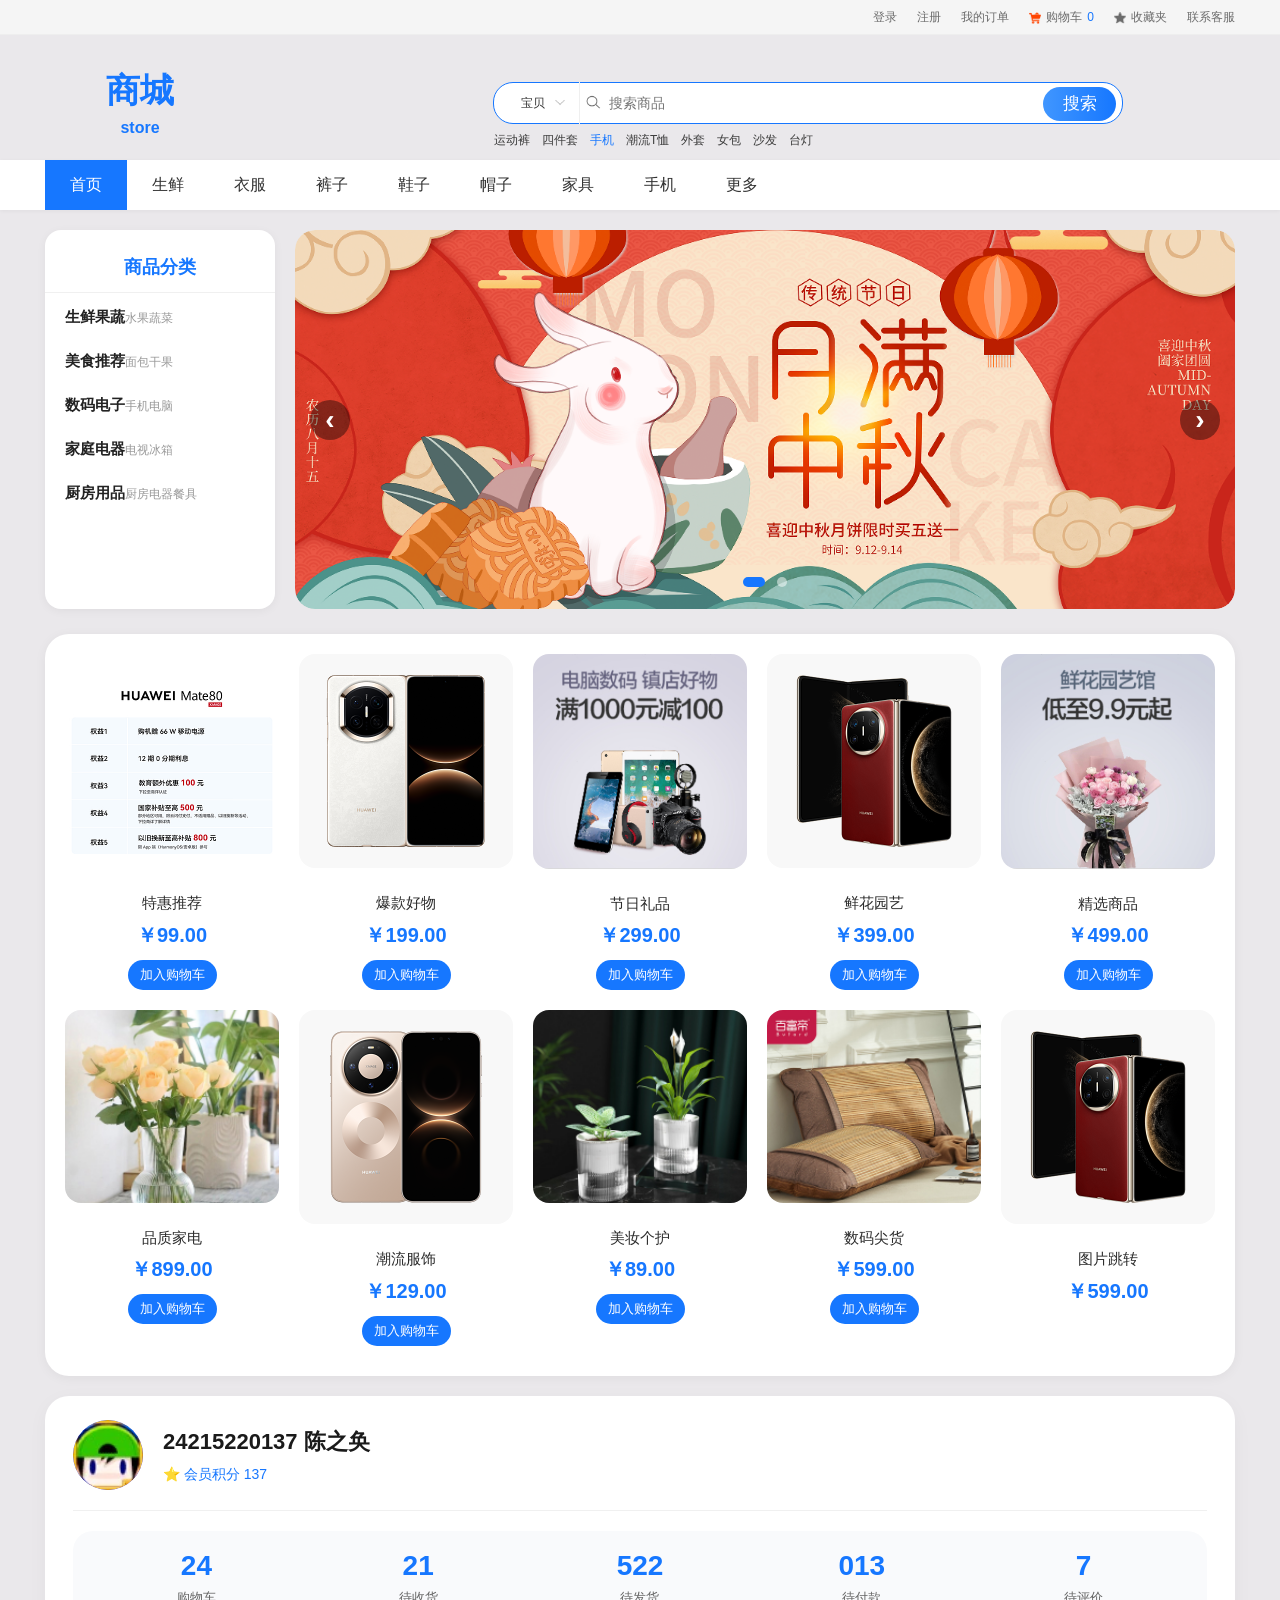
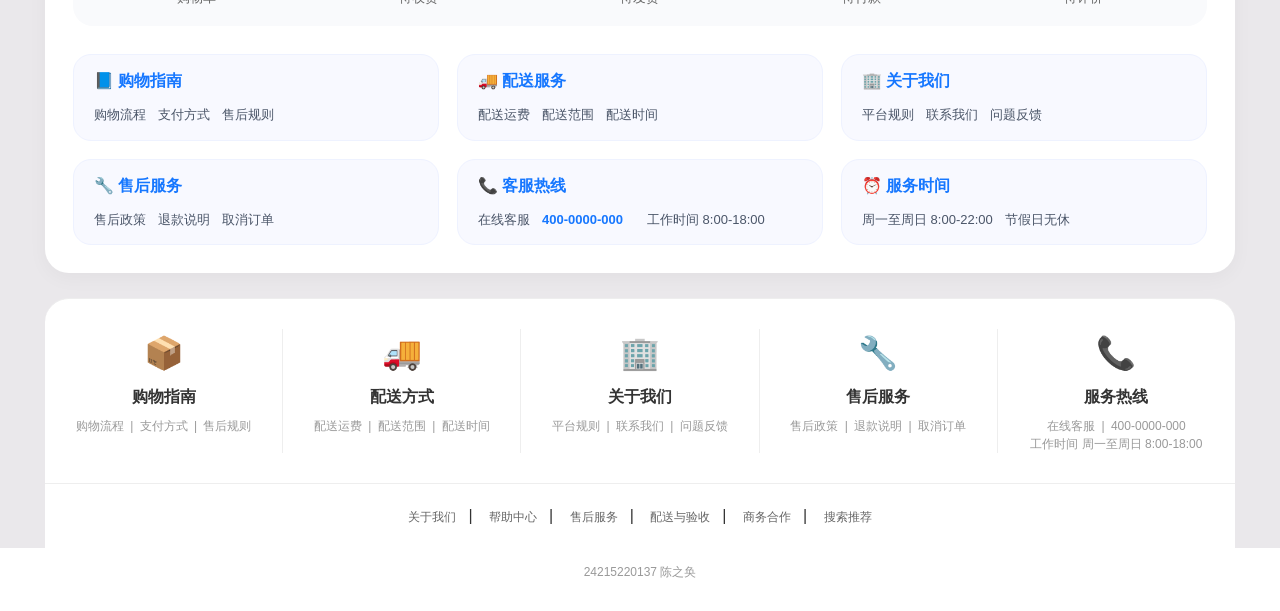
<file: index.html>
<!DOCTYPE html>
<html lang="zh-CN">
<head>
    <meta charset="UTF-8">
    <meta name="viewport" content="width=device-width, initial-scale=1.0, user-scalable=yes">
    <title>0137购物商城首页</title>
    <style>
        /* ========== 全局重置 & 基础样式 ========== */
        * {
            margin: 0;
            padding: 0;
            box-sizing: border-box;
        }

        body {
            background: #eae8eb;
            font-family: 'Microsoft YaHei', 'Segoe UI', Arial, sans-serif;
            color: #333;
            line-height: 1.5;
        }

        /* 公用容器宽度 */
        .site-nav-bd,
        .top-box,
        .nav-box ul,
        .main-box,
        .goods,
        .bottom-personal,
        .service-footer,
        .footer-links {
            width: 1190px;
            margin-left: auto;
            margin-right: auto;
        }

        /* 响应式适配 */
        @media (max-width: 1200px) {
            .site-nav-bd,
            .top-box,
            .nav-box ul,
            .main-box,
            .goods,
            .bottom-personal,
            .service-footer,
            .footer-links {
                width: 96%;
            }
        }

        /* ========== 顶部导航栏 ========== */
        .site-nav {
            width: 100%;
            background: #f5f5f5;
            height: 35px;
            line-height: 35px;
            border-bottom: 1px solid #eee;
        }
        .site-nav-bd {
            width: 1190px;
            margin: 0 auto;
        }
        .site-nav-bd ul {
            float: right;
            list-style: none;
            display: flex;
        }
        .site-nav-bd ul li {
            color: #6c6c6c;
            font-size: 12px;
            cursor: pointer;
            display: flex;
            align-items: center;
            margin-left: 20px;
        }
        .site-nav-bd ul li a {
            color: #6c6c6c;
            text-decoration: none;
            display: flex;
            align-items: center;
        }
        .site-nav-bd ul li img {
            width: 12px;
            margin-right: 5px;
        }
        .site-nav-bd ul li:hover a {
            color: #1677ff;
        }

        /* ========== 搜索头部 ========== */
        .top-box {
            width: 1190px;
            margin: 0 auto;
            padding-top: 30px;
            display: flex;
            align-items: center;
            flex-wrap: wrap;
        }
        .logo {
            width: 190px;
            text-align: center;
            color: #1677ff;
            font-size: 34px;
            font-weight: bold;
            float: left;
        }
        .logo a {
            text-decoration: none;
            color: #1677ff;
        }
        .logo .small {
            font-size: 16px;
        }
        .search-box {
            flex: 1;
            max-width: 630px;
            height: 42px;
            background: #fff;
            border: 1px solid #1677ff;
            margin-left: 258px;
            border-radius: 20px;
            position: relative;
        }
        .search-in {
            display: flex;
            align-items: center;
            height: 100%;
            padding-left: 12px;
        }
        .search-in span {
            color: #333;
            height: 42px;
            width: 74px;
            text-align: center;
            font-size: 12px;
            line-height: 42px;
            border-right: 1px solid #efefef;
            margin-right: 5px;
        }
        .search-in input {
            flex: 1;
            border: none;
            background: transparent;
            outline: none;
            padding: 0 8px;
            font-size: 14px;
        }
        .search-in .but {
            position: absolute;
            top: 4px;
            right: 6px;
            background-image: linear-gradient(to right, #4096ff 0%, #1677ff 100%);
            width: 73px;
            height: 34px;
            line-height: 34px;
            text-align: center;
            color: #fff;
            font-size: 17px;
            border-radius: 20px;
            cursor: pointer;
        }
        .tag {
            margin-top: 8px;
            display: flex;
            flex-wrap: wrap;
            gap: 12px;
        }
        .tag a {
            color: #3c3c3c;
            font-size: 12px;
            cursor: pointer;
            text-decoration: none;
        }
        .tag a.on {
            color: #1677ff;
        }

        /* ========== 主导航 ========== */
        .nav-box {
            width: 100%;
            background: #fff;
            margin-top: 20px;
            line-height: 50px;
            color: #333;
            font-size: 16px;
            box-shadow: 0 1px 4px rgba(0,0,0,0.05);
        }
        .nav-box ul {
            width: 1190px;
            margin: 0 auto;
            list-style: none;
            display: flex;
        }
        .nav-box ul li {
            padding: 0 25px;
            cursor: pointer;
            position: relative;
        }
        .nav-box ul li a {
            text-decoration: none;
            color: #333;
            display: block;
        }
        .nav-box ul li.on {
            background: #1677ff;
        }
        .nav-box ul li.on a {
            color: #fff;
        }
        .nav-box ul li:hover a {
            color: #1677ff;
            font-weight: bold;
        }
        .nav-hide {
            display: none;
            position: absolute;
            top: 45px;
            left: -10px;
            width: 120px;
            background: #fff;
            line-height: 35px;
            color: #666;
            font-size: 14px;
            text-align: center;
            box-shadow: 1px 1px 3px rgba(0, 0, 0, 0.3);
            padding: 10px 0;
            z-index: 10;
        }
        .nav-hide p a {
            color: #666;
            text-decoration: none;
        }
        .nav-hide p:hover a {
            color: #1677ff;
        }
        .nav-box ul li:hover .nav-hide {
            display: block;
        }

        /* ========== 主内容区 ========== */
        .main-box {
            width: 1190px;
            margin: 20px auto 10px;
            display: flex;
            gap: 20px;
        }

        /* 左侧分类导航 */
        .left {
            width: 230px;
            background: #fff;
            border-radius: 16px;
            padding: 12px 0 20px 0;
            box-shadow: 0 2px 10px rgba(0,0,0,0.05);
        }
        .left .tit {
            font-size: 18px;
            color: #1677ff;
            text-align: center;
            line-height: 50px;
            font-weight: bold;
            border-bottom: 1px solid #f0f0f0;
        }
        .left ul {
            padding: 12px 0 6px 20px;
            list-style: none;
        }
        .left ul li {
            margin-bottom: 20px;
            cursor: pointer;
        }
        .left ul li a {
            text-decoration: none;
            display: block;
        }
        .left ul li .category-main {
            font-size: 15px;
            font-weight: bold;
            color: #222;
        }
        .left ul li .category-sub {
            font-size: 12px;
            color: #999;
            margin-top: 4px;
        }
        .left ul li:hover .category-main {
            color: #1677ff;
        }

        /* 中间轮播图区域 */
        .mid {
            flex: 1;
            background: transparent;
            border-radius: 20px;
            overflow: hidden;
        }
        .carousel-container {
            position: relative;
            width: 100%;
            border-radius: 20px;
            overflow: hidden;
            box-shadow: 0 5px 15px rgba(0,0,0,0.1);
            background: #f3f3f3;
        }
        .carousel-slides {
            position: relative;
            width: 100%;
            height: auto;
        }
        .carousel-slide {
            display: none;
            width: 100%;
        }
        .carousel-slide.active {
            display: block;
            animation: fadeIn 0.6s ease;
        }
        .carousel-slide img {
            width: 100%;
            height: auto;
            display: block;
            object-fit: cover;
            max-height: 380px;
        }
        .carousel-btn {
            position: absolute;
            top: 50%;
            transform: translateY(-50%);
            background: rgba(0,0,0,0.4);
            color: white;
            width: 40px;
            height: 40px;
            border-radius: 50%;
            display: flex;
            align-items: center;
            justify-content: center;
            font-size: 28px;
            font-weight: bold;
            cursor: pointer;
            transition: 0.3s;
            z-index: 10;
            user-select: none;
        }
        .carousel-btn:hover {
            background: rgba(0,0,0,0.7);
        }
        .btn-prev { left: 15px; }
        .btn-next { right: 15px; }
        .carousel-dots {
            position: absolute;
            bottom: 15px;
            left: 0;
            right: 0;
            text-align: center;
            z-index: 10;
        }
        .dot {
            display: inline-block;
            width: 10px;
            height: 10px;
            background: rgba(255,255,255,0.5);
            border-radius: 50%;
            margin: 0 6px;
            cursor: pointer;
            transition: 0.2s;
        }
        .dot.active {
            background: #1677ff;
            width: 22px;
            border-radius: 12px;
        }
        @keyframes fadeIn {
            from { opacity: 0.4; }
            to { opacity: 1; }
        }

        /* ========== 商品展示区 ========== */
        .goods {
            width: 1190px;
            margin: 25px auto 20px;
            display: flex;
            flex-wrap: wrap;
            gap: 20px;
            background: #fff;
            padding: 20px 20px 30px;
            border-radius: 24px;
            box-shadow: 0 2px 12px rgba(0,0,0,0.05);
        }
        .goods-box {
            width: calc(20% - 16px);
            min-width: 180px;
            transition: transform 0.2s;
            text-align: center;
        }
        .goods-box:hover {
            transform: translateY(-5px);
        }
        .goods-box a {
            text-decoration: none;
        }
        .goods-box img {
            width: 100%;
            border-radius: 16px;
            background: #f8f8f8;
            margin-bottom: 12px;
        }
        .goods-box .name {
            font-size: 15px;
            font-weight: 500;
            color: #2c2c2c;
            margin: 5px 0;
        }
        .goods-box .price {
            color: #1677ff;
            font-size: 20px;
            font-weight: bold;
        }
        .add-cart-btn {
            margin-top: 10px;
            background: #1677ff;
            color: white;
            border: none;
            padding: 6px 12px;
            border-radius: 20px;
            cursor: pointer;
            font-size: 13px;
            transition: 0.2s;
        }
        .add-cart-btn:hover {
            background: #0c5fcc;
        }

        /* ========== 底部个人主页模块 ========== */
        .bottom-personal {
            width: 1190px;
            margin: 10px auto 25px;
            background: #fff;
            border-radius: 24px;
            padding: 24px 28px 28px;
            box-shadow: 0 5px 20px rgba(0,0,0,0.04);
        }
        .personal-header {
            display: flex;
            align-items: center;
            gap: 20px;
            flex-wrap: wrap;
            border-bottom: 1px solid #f0f0f0;
            padding-bottom: 20px;
            margin-bottom: 20px;
        }
        .avatar-lg {
            width: 70px;
            height: 70px;
            border-radius: 50%;
            background: linear-gradient(135deg, #667eea, #764ba2);
            display: flex;
            align-items: center;
            justify-content: center;
            overflow: hidden;
        }
        .avatar-lg img {
            width: 100%;
            height: 100%;
            object-fit: cover;
            border-radius: 50%;
        }
        .personal-info h3 {
            font-size: 22px;
            color: #1a1a1a;
        }
        .personal-info p {
            color: #1677ff;
            font-size: 14px;
            margin-top: 6px;
        }
        .my-stats {
            display: flex;
            flex-wrap: wrap;
            gap: 25px;
            background: #f9fafc;
            border-radius: 20px;
            padding: 18px 25px;
            margin-bottom: 28px;
            justify-content: space-between;
        }
        .stat-item {
            text-align: center;
            flex: 1;
            min-width: 70px;
        }
        .stat-num {
            font-size: 28px;
            font-weight: 800;
            color: #1677ff;
            line-height: 1.2;
        }
        .stat-label {
            font-size: 13px;
            color: #666;
            margin-top: 6px;
        }
        .service-links-grid {
            display: grid;
            grid-template-columns: repeat(auto-fill, minmax(280px, 1fr));
            gap: 18px;
            background: #fff;
        }
        .quick-card {
            background: #f8f9ff;
            border-radius: 18px;
            padding: 14px 20px;
            transition: 0.2s;
            border: 1px solid #eef2ff;
        }
        .quick-card .card-title {
            font-size: 16px;
            font-weight: bold;
            color: #1677ff;
            margin-bottom: 12px;
            display: flex;
            align-items: center;
            gap: 8px;
        }
        .quick-card .card-detail {
            font-size: 13px;
            color: #4a5568;
            line-height: 1.6;
            display: flex;
            flex-wrap: wrap;
            gap: 12px;
        }
        .card-detail span {
            cursor: pointer;
            transition: 0.2s;
        }
        .card-detail span:hover {
            color: #1677ff;
        }
        .hot-line {
            color: #1677ff;
            font-weight: bold;
        }

        /* ========== 底部服务区域 ========== */
        .service-footer {
            width: 1190px;
            margin: 10px auto 0;
            background: #fff;
            padding: 30px 0;
            border-top: 1px solid #eee;
            border-radius: 24px 24px 0 0;
        }
        .service-grid {
            display: flex;
            justify-content: space-between;
            text-align: center;
            flex-wrap: wrap;
        }
        .service-item {
            flex: 1;
            border-right: 1px solid #eee;
            padding: 0 10px;
        }
        .service-item:last-child {
            border-right: none;
        }
        .service-icon span {
            font-size: 32px;
        }
        .service-title {
            font-size: 16px;
            font-weight: bold;
            margin: 8px 0;
        }
        .service-desc {
            font-size: 12px;
            color: #999;
        }
        .service-desc a {
            color: #999;
            text-decoration: none;
            margin: 0 3px;
        }
        .service-desc a:hover {
            color: #1677ff;
        }
        .footer-links {
            width: 1190px;
            margin: 0 auto;
            padding: 20px 0;
            text-align: center;
            border-top: 1px solid #eee;
            background: #fff;
        }
        .footer-links a {
            color: #666;
            text-decoration: none;
            font-size: 12px;
            margin: 0 12px;
        }
        .footer-links a:hover {
            color: #1677ff;
        }
        .footer-copyright {
            text-align: center;
            padding: 15px 0 30px;
            color: #999;
            font-size: 12px;
            background: #fff;
        }

        @media (max-width: 1024px) {
            .left { width: 220px; }
            .goods-box { width: calc(25% - 15px); }
            .my-stats { gap: 12px; }
        }
        @media (max-width: 768px) {
            .main-box { flex-direction: column; }
            .left { width: 100%; margin-bottom: 10px; }
            .goods-box { width: calc(33.33% - 14px); }
            .personal-header { flex-direction: column; text-align: center; }
            .my-stats { flex-wrap: wrap; }
            .stat-item { min-width: 80px; }
        }
        @media (max-width: 550px) {
            .goods-box { width: calc(50% - 10px); }
            .carousel-btn { width: 30px; height: 30px; font-size: 20px; }
        }
    </style>
</head>
<body>

<!-- 顶部导航 - 购物车链接正常 -->
<div class="site-nav">
    <div class="site-nav-bd">
        <ul>
            <li><a href="login.html">登录</a></li>
            <li><a href="register.html">注册</a></li>
            <li><a href="xin.html">我的订单</a></li>
            <li><a href="cart.html"><img src="img/car.png" alt="购物车"><span>购物车</span><span class="cart-count" style="margin-left:5px;color:#1677ff;">0</span></a></li>
            <li><a href="xin.html"><img src="img/star.png" alt="收藏夹"><span>收藏夹</span></a></li>
            <li><a href="xin.html">联系客服</a></li>
        </ul>
    </div>
</div>

<!-- 搜索区域 -->
<div class="top-box">
    <div class="logo">
        <a href="index.html"><p>商城</p><p class="small">store</p></a>
    </div>
    <div class="search-box">
        <div class="search-in">
            <span>宝贝<img src="img/down.png" width="10" style="margin-left:10px" alt="下拉"></span>
            <img src="img/search.png" width="16" alt="搜索">
            <input type="text" placeholder="搜索商品">
            <div class="but">搜索</div>
        </div>
        <div class="tag">
            <!-- 所有标签均跳转到 xin.html -->
            <a href="xin.html">运动裤</a>
            <a href="xin.html">四件套</a>
            <a href="xin.html" class="on">手机</a>
            <a href="xin.html">潮流T恤</a>
            <a href="xin.html">外套</a>
            <a href="xin.html">女包</a>
            <a href="xin.html">沙发</a>
            <a href="xin.html">台灯</a>
        </div>
    </div>
</div>

<!-- 主导航条 - 除首页外均跳转 xin.html -->
<div class="nav-box">
    <ul>
        <li class="on"><a href="index.html">首页</a></li>
        <li><a href="xin.html">生鲜</a></li>
        <li><a href="xin.html">衣服</a></li>
        <li><a href="xin.html">裤子</a></li>
        <li><a href="xin.html">鞋子</a></li>
        <li><a href="xin.html">帽子</a></li>
        <li><a href="xin.html">家具</a></li>
        <li><a href="xin.html">手机</a></li>
        <li><span>更多</span>
            <div class="nav-hide">
                <p><a href="xin.html">关于我们</a></p>
                <p><a href="xin.html">联系我们</a></p>
                <p><a href="xin.html">加入我们</a></p>
                <p><a href="xin.html">意见反馈</a></p>
            </div>
        </li>
    </ul>
</div>

<!-- 主内容区 -->
<div class="main-box">
    <!-- 左侧分类 - 全部跳转 xin.html -->
    <div class="left">
        <div class="tit">商品分类</div>
        <ul>
            <li><a href="xin.html"><span class="category-main">生鲜果蔬</span><span class="category-sub">水果蔬菜</span></a></li>
            <li><a href="xin.html"><span class="category-main">美食推荐</span><span class="category-sub">面包干果</span></a></li>
            <li><a href="xin.html"><span class="category-main">数码电子</span><span class="category-sub">手机电脑</span></a></li>
            <li><a href="xin.html"><span class="category-main">家庭电器</span><span class="category-sub">电视冰箱</span></a></li>
            <li><a href="xin.html"><span class="category-main">厨房用品</span><span class="category-sub">厨房电器餐具</span></a></li>
        </ul>
    </div>

    <!-- 中间轮播图区域 -->
    <div class="mid">
        <div class="carousel-container" id="carousel">
            <div class="carousel-slides" id="slidesWrapper">
                <div class="carousel-slide active">
                    <img src="img/ban.png" alt="banner_主视觉">
                </div>
                <div class="carousel-slide">
                    <img src="img/banner1.jpg" alt="华为官网下了些图">
                </div>
            </div>
            <div class="carousel-btn btn-prev" id="prevBtn">‹</div>
            <div class="carousel-btn btn-next" id="nextBtn">›</div>
            <div class="carousel-dots" id="dotsContainer"></div>
        </div>
    </div>
</div>

<!-- 商品推荐区域 - 增加加入购物车按钮 -->
<div class="goods" id="goodsContainer">
    <!-- 商品1 -->
    <div class="goods-box">
        <a href="detail.html?id=1"><img src="img/goods.jpg" alt="商品"></a>
        <p class="name">特惠推荐</p>
        <p class="price">￥99.00</p>
        <button class="add-cart-btn" data-id="1" data-name="特惠推荐" data-price="99" data-img="img/goods.jpg">加入购物车</button>
    </div>
    <div class="goods-box">
        <a href="detail.html?id=2"><img src="img/recommend1.png" alt="商品"></a>
        <p class="name">爆款好物</p>
        <p class="price">￥199.00</p>
        <button class="add-cart-btn" data-id="2" data-name="爆款好物" data-price="199" data-img="img/recommend1.png">加入购物车</button>
    </div>
    <div class="goods-box">
        <a href="detail.html?id=3"><img src="img/recommend2.png" alt="商品"></a>
        <p class="name">节日礼品</p>
        <p class="price">￥299.00</p>
        <button class="add-cart-btn" data-id="3" data-name="节日礼品" data-price="299" data-img="img/recommend2.png">加入购物车</button>
    </div>
    <div class="goods-box">
        <a href="detail.html?id=4"><img src="img/recommend3.png" alt="商品"></a>
        <p class="name">鲜花园艺</p>
        <p class="price">￥399.00</p>
        <button class="add-cart-btn" data-id="4" data-name="鲜花园艺" data-price="399" data-img="img/recommend3.png">加入购物车</button>
    </div>
    <div class="goods-box">
        <a href="detail.html?id=5"><img src="img/recommend4.png" alt="商品"></a>
        <p class="name">精选商品</p>
        <p class="price">￥499.00</p>
        <button class="add-cart-btn" data-id="5" data-name="精选商品" data-price="499" data-img="img/recommend4.png">加入购物车</button>
    </div>
    <div class="goods-box">
        <a href="detail.html?id=6"><img src="img/home5.png" alt="商品"></a>
        <p class="name">品质家电</p>
        <p class="price">￥899.00</p>
        <button class="add-cart-btn" data-id="6" data-name="品质家电" data-price="899" data-img="img/home5.png">加入购物车</button>
    </div>
    <div class="goods-box">
        <a href="detail.html?id=7"><img src="img/home6.png" alt="商品"></a>
        <p class="name">潮流服饰</p>
        <p class="price">￥129.00</p>
        <button class="add-cart-btn" data-id="7" data-name="潮流服饰" data-price="129" data-img="img/home6.png">加入购物车</button>
    </div>
    <div class="goods-box">
        <a href="detail.html?id=8"><img src="img/home7.png" alt="商品"></a>
        <p class="name">美妆个护</p>
        <p class="price">￥89.00</p>
        <button class="add-cart-btn" data-id="8" data-name="美妆个护" data-price="89" data-img="img/home7.png">加入购物车</button>
    </div>
    <div class="goods-box">
        <a href="detail.html?id=9"><img src="img/home8.png" alt="商品"></a>
        <p class="name">数码尖货</p>
        <p class="price">￥599.00</p>
        <button class="add-cart-btn" data-id="9" data-name="数码尖货" data-price="599" data-img="img/home8.png">加入购物车</button>
    </div>
    <div class="goods-box">
               <a href="detail.html?id=10"><img src="img/qrcode.png" alt="华为mate"></a>
        <p class="name">图片跳转</p>
        <p class="price">￥599.00</p>
        
    </div>
</div>

<!-- 个人主页模块（固定不变） -->
<div class="bottom-personal">
    <div class="personal-header">
        <div class="avatar-lg">
            <img src="img/pic.jpg" alt="头像" style="width:100%;height:100%;border-radius:50%;object-fit:cover">
        </div>
        <div class="personal-info">
            <h3>24215220137 陈之奂</h3>
            <p>⭐ 会员积分 137</p>
        </div>
    </div>
    <div class="my-stats">
        <div class="stat-item"><div class="stat-num">24</div><div class="stat-label">购物车</div></div>
        <div class="stat-item"><div class="stat-num">21</div><div class="stat-label">待收货</div></div>
        <div class="stat-item"><div class="stat-num">522</div><div class="stat-label">待发货</div></div>
        <div class="stat-item"><div class="stat-num">013</div><div class="stat-label">待付款</div></div>
        <div class="stat-item"><div class="stat-num">7</div><div class="stat-label">待评价</div></div>
    </div>
    <div class="service-links-grid">
        <div class="quick-card"><div class="card-title">📘 购物指南</div><div class="card-detail"><span>购物流程</span><span>支付方式</span><span>售后规则</span></div></div>
        <div class="quick-card"><div class="card-title">🚚 配送服务</div><div class="card-detail"><span>配送运费</span><span>配送范围</span><span>配送时间</span></div></div>
        <div class="quick-card"><div class="card-title">🏢 关于我们</div><div class="card-detail"><span>平台规则</span><span>联系我们</span><span>问题反馈</span></div></div>
        <div class="quick-card"><div class="card-title">🔧 售后服务</div><div class="card-detail"><span>售后政策</span><span>退款说明</span><span>取消订单</span></div></div>
        <div class="quick-card"><div class="card-title">📞 客服热线</div><div class="card-detail"><span>在线客服</span><span class="hot-line">400-0000-000</span><br><span>工作时间 8:00-18:00</span></div></div>
        <div class="quick-card"><div class="card-title">⏰ 服务时间</div><div class="card-detail"><span>周一至周日 8:00-22:00</span><span>节假日无休</span></div></div>
    </div>
</div>

<!-- 底部服务区域 - 所有链接跳转 xin.html -->
<div class="service-footer">
    <div class="service-grid">
        <div class="service-item"><div class="service-icon"><span>📦</span></div><div class="service-title">购物指南</div><div class="service-desc"><a href="xin.html">购物流程</a> | <a href="xin.html">支付方式</a> | <a href="xin.html">售后规则</a></div></div>
        <div class="service-item"><div class="service-icon"><span>🚚</span></div><div class="service-title">配送方式</div><div class="service-desc"><a href="xin.html">配送运费</a> | <a href="xin.html">配送范围</a> | <a href="xin.html">配送时间</a></div></div>
        <div class="service-item"><div class="service-icon"><span>🏢</span></div><div class="service-title">关于我们</div><div class="service-desc"><a href="xin.html">平台规则</a> | <a href="xin.html">联系我们</a> | <a href="xin.html">问题反馈</a></div></div>
        <div class="service-item"><div class="service-icon"><span>🔧</span></div><div class="service-title">售后服务</div><div class="service-desc"><a href="xin.html">售后政策</a> | <a href="xin.html">退款说明</a> | <a href="xin.html">取消订单</a></div></div>
        <div class="service-item"><div class="service-icon"><span>📞</span></div><div class="service-title">服务热线</div><div class="service-desc"><a href="xin.html">在线客服</a> | <a href="xin.html">400-0000-000</a><br>工作时间 周一至周日 8:00-18:00</div></div>
    </div>
</div>
<div class="footer-links">
    <a href="xin.html">关于我们</a><span>|</span>
    <a href="xin.html">帮助中心</a><span>|</span>
    <a href="xin.html">售后服务</a><span>|</span>
    <a href="xin.html">配送与验收</a><span>|</span>
    <a href="xin.html">商务合作</a><span>|</span>
    <a href="xin.html">搜索推荐</a>
</div>
<div class="footer-copyright">24215220137 陈之奂</div>

<script>
    // 轮播图功能
    (function() {
        const slides = document.querySelectorAll('.carousel-slide');
        const prevBtn = document.getElementById('prevBtn');
        const nextBtn = document.getElementById('nextBtn');
        const dotsContainer = document.getElementById('dotsContainer');
        let currentIndex = 0;
        let autoInterval;
        const intervalTime = 4000;

        function createDots() {
            dotsContainer.innerHTML = '';
            slides.forEach((_, idx) => {
                const dot = document.createElement('span');
                dot.classList.add('dot');
                if (idx === currentIndex) dot.classList.add('active');
                dot.addEventListener('click', () => goToSlide(idx));
                dotsContainer.appendChild(dot);
            });
        }

        function goToSlide(index) {
            if (index < 0) index = slides.length - 1;
            if (index >= slides.length) index = 0;
            slides.forEach((slide, i) => {
                slide.classList.toggle('active', i === index);
            });
            const dots = document.querySelectorAll('.dot');
            dots.forEach((dot, i) => {
                dot.classList.toggle('active', i === index);
            });
            currentIndex = index;
        }

        function nextSlide() { goToSlide(currentIndex + 1); }
        function prevSlide() { goToSlide(currentIndex - 1); }
        function startAutoPlay() {
            if (autoInterval) clearInterval(autoInterval);
            autoInterval = setInterval(nextSlide, intervalTime);
        }
        function stopAutoPlay() {
            if (autoInterval) {
                clearInterval(autoInterval);
                autoInterval = null;
            }
        }

        const carousel = document.getElementById('carousel');
        carousel.addEventListener('mouseenter', stopAutoPlay);
        carousel.addEventListener('mouseleave', startAutoPlay);
        prevBtn.addEventListener('click', () => { prevSlide(); stopAutoPlay(); startAutoPlay(); });
        nextBtn.addEventListener('click', () => { nextSlide(); stopAutoPlay(); startAutoPlay(); });

        createDots();
        startAutoPlay();
    })();

    // ==================== 购物车核心功能 ====================
    class EcommerceApp {
        constructor() {
            this.cart = JSON.parse(localStorage.getItem('cart')) || [];
            this.init();
        }

        init() {
            this.updateCartCount();
            this.bindAddToCartButtons();
        }

        // 绑定所有加入购物车按钮
        bindAddToCartButtons() {
            const btns = document.querySelectorAll('.add-cart-btn');
            btns.forEach(btn => {
                // 移除旧监听，避免重复
                btn.removeEventListener('click', this.handleAddToCart);
                btn.addEventListener('click', this.handleAddToCart.bind(this));
            });
        }

        handleAddToCart(e) {
            const btn = e.currentTarget;
            // 如果按钮禁用则返回
            if (btn.disabled) return;
            const id = btn.getAttribute('data-id');
            const name = btn.getAttribute('data-name');
            const price = parseFloat(btn.getAttribute('data-price'));
            const image = btn.getAttribute('data-img');

            const existingItem = this.cart.find(item => item.id === id);
            if (existingItem) {
                existingItem.quantity += 1;
            } else {
                this.cart.push({
                    id: id,
                    name: name,
                    price: price,
                    image: image,
                    quantity: 1
                });
            }
            this.saveCart();
            this.updateCartCount();
            alert(`“${name}”已加入购物车`);
        }

        saveCart() {
            localStorage.setItem('cart', JSON.stringify(this.cart));
        }

        updateCartCount() {
            const count = this.cart.reduce((sum, item) => sum + item.quantity, 0);
            const cartCountElements = document.querySelectorAll('.cart-count');
            cartCountElements.forEach(el => {
                el.textContent = count;
            });
        }
    }

    // 初始化购物车应用
    const app = new EcommerceApp();
    // 确保动态添加的按钮也能绑定（但本页面无动态添加，仅作安全）
    if (document.getElementById('goodsContainer')) {
        // 观察商品区域变化（可选）
        const observer = new MutationObserver(() => app.bindAddToCartButtons());
        observer.observe(document.getElementById('goodsContainer'), { childList: true, subtree: true });
    }
</script>
</body>
</html>
</file>
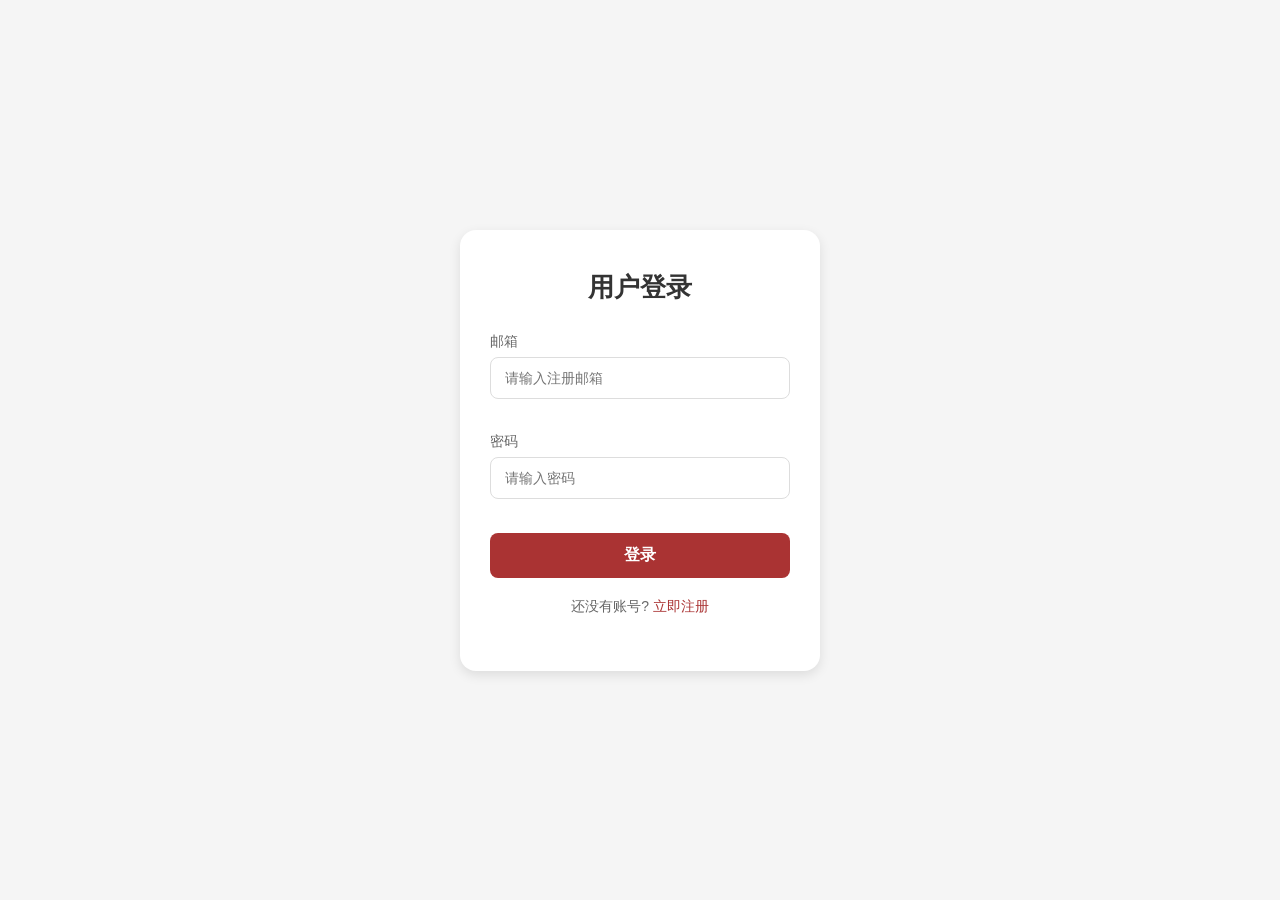
<file: login.html>
<!DOCTYPE html>
<html lang="zh-CN">
<head>
    <meta charset="UTF-8">
    <meta name="viewport" content="width=device-width, initial-scale=1.0">
    <title> 登录137电商商城</title>
    <style>
        * {
            margin: 0;
            padding: 0;
            box-sizing: border-box;
        }
        body {
            font-family: 'Microsoft YaHei', Arial, sans-serif;
            background: #f5f5f5;
            min-height: 100vh;
            display: flex;
            justify-content: center;
            align-items: center;
        }
        .login-container {
            width: 360px;
            padding: 40px 30px;
            background: #fff;
            border-radius: 16px;
            box-shadow: 0 4px 12px rgba(0,0,0,0.1);
        }
        h2 {
            text-align: center;
            margin-bottom: 28px;
            font-size: 26px;
            color: #333;
        }
        .form-group {
            margin-bottom: 20px;
        }
        label {
            display: block;
            margin-bottom: 6px;
            font-size: 14px;
            color: #666;
        }
        input {
            width: 100%;
            padding: 12px 14px;
            border: 1px solid #ddd;
            border-radius: 8px;
            font-size: 14px;
            outline: none;
            transition: 0.2s;
        }
        input:focus {
            border-color: #a33;
            box-shadow: 0 0 0 2px rgba(170, 51, 51, 0.1);
        }
        .message {
            font-size: 12px;
            margin-top: 6px;
            padding: 4px 8px;
            border-radius: 4px;
        }
        .message.error {
            background: #ffe0e0;
            color: #c00;
        }
        .message.success {
            background: #e0ffe0;
            color: #2a6;
        }
        .btn {
            width: 100%;
            padding: 12px;
            border: none;
            border-radius: 8px;
            font-size: 16px;
            font-weight: bold;
            cursor: pointer;
            transition: 0.2s;
        }
        .btn-primary {
            background-color: #a33;
            color: white;
        }
        .btn-primary:hover {
            background-color: #822;
        }
        .switch-form {
            text-align: center;
            margin-top: 20px;
            font-size: 14px;
            color: #666;
        }
        .switch-form a {
            color: #a33;
            text-decoration: none;
        }
        .switch-form a:hover {
            text-decoration: underline;
        }
        .global-message {
            margin-top: 15px;
            text-align: center;
        }
    </style>
</head>
<body>
    <div class="login-container">
       <h2 style="text-align: center;">用户登录</h2>
        <form id="loginForm">
            <div class="form-group">
                <label>邮箱</label>
                <input type="email" id="email" placeholder="请输入注册邮箱">
                <div id="emailMsg" class="message"></div>
            </div>
            <div class="form-group">
                <label>密码</label>
                <input type="password" id="password" placeholder="请输入密码">
                <div id="pwdMsg" class="message"></div>
            </div>
            <button type="submit" class="btn btn-primary">登录</button>
        </form>
        <p class="switch-form">
            还没有账号? <a href="register.html">立即注册</a>
        </p>
        <div id="globalMsg" class="global-message"></div>
    </div>

    <script>
        const emailInput = document.getElementById('email');
        const passwordInput = document.getElementById('password');
        const emailMsg = document.getElementById('emailMsg');
        const pwdMsg = document.getElementById('pwdMsg');
        const globalMsgDiv = document.getElementById('globalMsg');

        const emailRegex = /^[^\s@]+@([^\s@]+\.)+[^\s@]+$/;

        function validateEmailFormat() {
            const email = emailInput.value.trim();
            if (email === '') {
                emailMsg.innerHTML = '';
                emailMsg.className = 'message';
                return false;
            }
            if (!emailRegex.test(email)) {
                emailMsg.innerHTML = '❌ 邮箱格式不正确';
                emailMsg.className = 'message error';
                return false;
            } else {
                emailMsg.innerHTML = '✓ 邮箱格式正确';
                emailMsg.className = 'message success';
                return true;
            }
        }

        function validatePasswordNotEmpty() {
            const pwd = passwordInput.value;
            if (pwd === '') {
                pwdMsg.innerHTML = '';
                pwdMsg.className = 'message';
                return false;
            } else {
                pwdMsg.innerHTML = '';
                pwdMsg.className = 'message';
                return true;
            }
        }

        emailInput.addEventListener('input', validateEmailFormat);
        passwordInput.addEventListener('input', validatePasswordNotEmpty);

        document.getElementById('loginForm').addEventListener('submit', function(e) {
            e.preventDefault();
            globalMsgDiv.innerHTML = '';
            
            const email = emailInput.value.trim();
            const password = passwordInput.value;
            
            let isFormatValid = validateEmailFormat();
            let isPwdNonEmpty = validatePasswordNotEmpty();
            
            if (!isFormatValid || !isPwdNonEmpty) {
                const errorDiv = document.createElement('div');
                errorDiv.className = 'message error';
                errorDiv.innerHTML = '❌ 请正确填写邮箱和密码';
                globalMsgDiv.appendChild(errorDiv);
                setTimeout(() => errorDiv.remove(), 2000);
                return;
            }
            
            // 获取已注册用户列表
            const users = JSON.parse(localStorage.getItem('users')) || [];
            const matchedUser = users.find(u => u.email === email && u.password === password);
            
            if (matchedUser) {
                // 登录成功
                localStorage.setItem('isLoggedIn', 'true');
                localStorage.setItem('currentUser', JSON.stringify({ email: matchedUser.email, name: matchedUser.username }));
                
                const successDiv = document.createElement('div');
                successDiv.className = 'message success';
                successDiv.innerHTML = '✓ 登录成功！正在跳转...';
                globalMsgDiv.appendChild(successDiv);
                
                setTimeout(() => {
                    window.location.href = 'index.html';
                }, 1000);
            } else {
                const errorDiv = document.createElement('div');
                errorDiv.className = 'message error';
                errorDiv.innerHTML = '❌ 账号或密码错误，请检查后重试';
                globalMsgDiv.appendChild(errorDiv);
                setTimeout(() => errorDiv.remove(), 3000);
            }
        });
    </script>
</body>
</html>
</file>
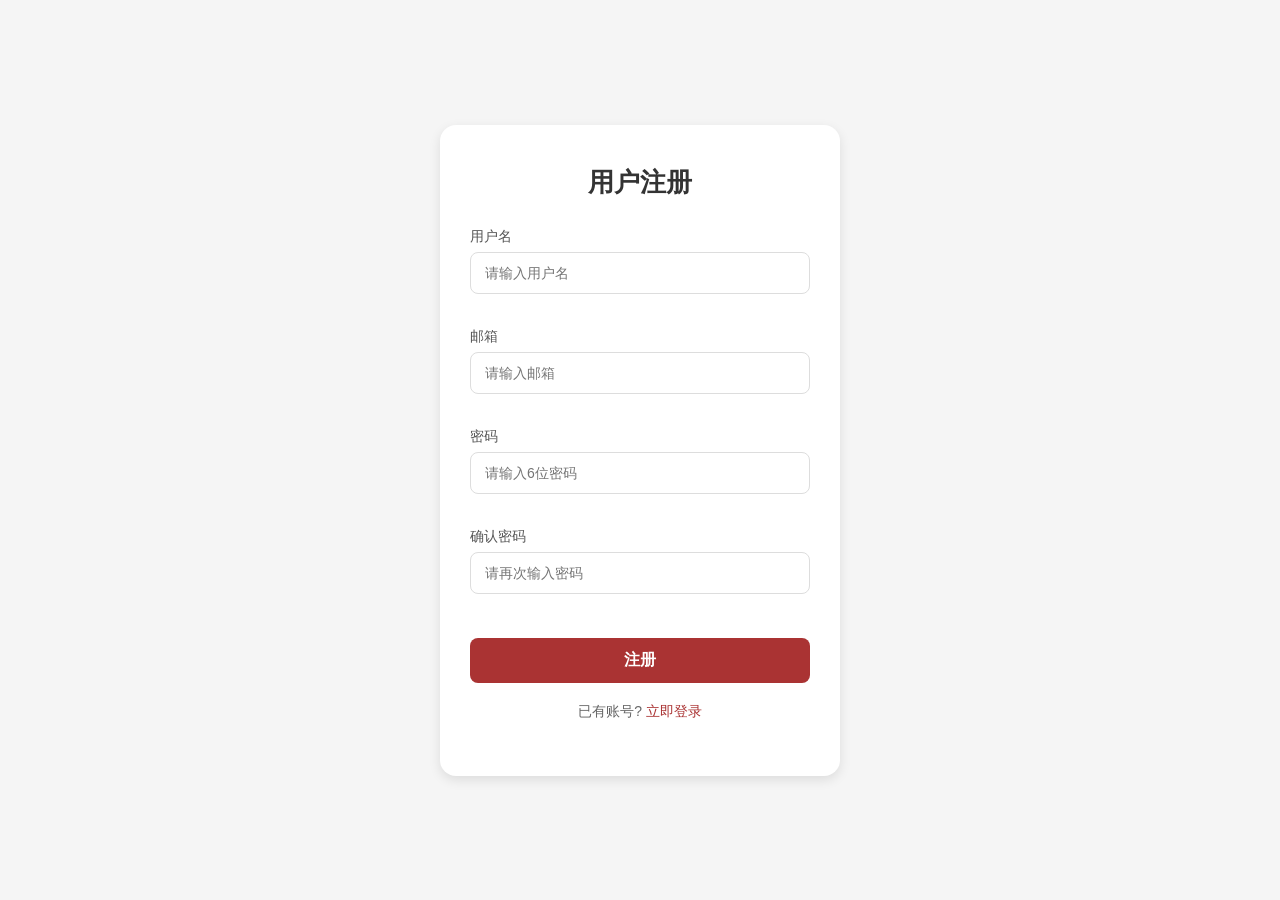
<file: register.html>
<!DOCTYPE html>
<html lang="zh-CN">
<head>
    <meta charset="UTF-8">
    <meta name="viewport" content="width=device-width, initial-scale=1.0">
    <title>注册0137商城</title>
    <style>
        * {
            margin: 0;
            padding: 0;
            box-sizing: border-box;
        }
        body {
            font-family: 'Microsoft YaHei', Arial, sans-serif;
            background: #f5f5f5;
            min-height: 100vh;
            display: flex;
            justify-content: center;
            align-items: center;
        }
        .register-container {
            width: 400px;
            padding: 40px 30px;
            background: #fff;
            border-radius: 16px;
            box-shadow: 0 4px 12px rgba(0,0,0,0.1);
        }
        h2 {
            text-align: center;
            margin-bottom: 28px;
            font-size: 26px;
            color: #333;
        }
        .form-group {
            margin-bottom: 20px;
        }
        label {
            display: block;
            margin-bottom: 6px;
            font-size: 14px;
            font-weight: 500;
            color: #555;
        }
        input {
            width: 100%;
            padding: 12px 14px;
            border: 1px solid #ddd;
            border-radius: 8px;
            font-size: 14px;
            outline: none;
            transition: 0.2s;
        }
        input:focus {
            border-color: #a33;
            box-shadow: 0 0 0 2px rgba(170, 51, 51, 0.1);
        }
        input.valid {
            border-color: #2a6;
            background-color: #f0fff0;
        }
        input.invalid {
            border-color: #c00;
            background-color: #fff0f0;
        }
        .message {
            font-size: 12px;
            margin-top: 6px;
            padding: 4px 8px;
            border-radius: 4px;
            transition: 0.2s;
        }
        .message.success {
            background: #e0ffe0;
            color: #2a6;
        }
        .message.error {
            background: #ffe0e0;
            color: #c00;
        }
        .btn {
            width: 100%;
            padding: 12px;
            border: none;
            border-radius: 8px;
            font-size: 16px;
            font-weight: bold;
            cursor: pointer;
            transition: 0.2s;
            margin-top: 10px;
        }
        .btn-primary {
            background-color: #a33;
            color: white;
        }
        .btn-primary:hover {
            background-color: #822;
        }
        .switch-form {
            text-align: center;
            margin-top: 20px;
            font-size: 14px;
            color: #666;
        }
        .switch-form a {
            color: #a33;
            text-decoration: none;
        }
        .switch-form a:hover {
            text-decoration: underline;
        }
        .global-message {
            margin-top: 15px;
            text-align: center;
        }
    </style>
</head>
<body>
    <div class="register-container">
        <h2 style="text-align: center;">用户注册</h2>
        <form id="registerForm">
            <div class="form-group">
                <label>用户名</label>
                <input type="text" id="username" placeholder="请输入用户名" autocomplete="off">
                <div id="usernameMsg" class="message"></div>
            </div>
            <div class="form-group">
                <label>邮箱</label>
                <input type="email" id="reg-email" placeholder="请输入邮箱" autocomplete="off">
                <div id="emailMsg" class="message"></div>
            </div>
            <div class="form-group">
                <label>密码</label>
                <input type="password" id="reg-password" placeholder="请输入6位密码">
                <div id="pwdMsg" class="message"></div>
            </div>
            <div class="form-group">
                <label>确认密码</label>
                <input type="password" id="confirm-password" placeholder="请再次输入密码">
                <div id="confirmMsg" class="message"></div>
            </div>
            <button type="submit" class="btn btn-primary">注册</button>
        </form>
        <p class="switch-form">
            已有账号? <a href="login.html">立即登录</a>
        </p>
        <div id="globalMsg" class="global-message"></div>
    </div>

    <script>
        const usernameInput = document.getElementById('username');
        const emailInput = document.getElementById('reg-email');
        const passwordInput = document.getElementById('reg-password');
        const confirmInput = document.getElementById('confirm-password');

        const usernameMsg = document.getElementById('usernameMsg');
        const emailMsg = document.getElementById('emailMsg');
        const pwdMsg = document.getElementById('pwdMsg');
        const confirmMsg = document.getElementById('confirmMsg');

        const emailRegex = /^[^\s@]+@([^\s@]+\.)+[^\s@]+$/;

        function validateUsername() {
            const username = usernameInput.value.trim();
            if (username === '') {
                usernameMsg.innerHTML = '';
                usernameMsg.className = 'message';
                usernameInput.classList.remove('valid', 'invalid');
                return false;
            }
            if (username.length < 2) {
                usernameMsg.innerHTML = '❌ 用户名至少2个字符';
                usernameMsg.className = 'message error';
                usernameInput.classList.add('invalid');
                usernameInput.classList.remove('valid');
                return false;
            } else {
                usernameMsg.innerHTML = '✓ 用户名可用';
                usernameMsg.className = 'message success';
                usernameInput.classList.add('valid');
                usernameInput.classList.remove('invalid');
                return true;
            }
        }

        function validateEmail() {
            const email = emailInput.value.trim();
            if (email === '') {
                emailMsg.innerHTML = '';
                emailMsg.className = 'message';
                emailInput.classList.remove('valid', 'invalid');
                return false;
            }
            if (!emailRegex.test(email)) {
                emailMsg.innerHTML = '❌ 邮箱格式不正确，示例: user@example.com';
                emailMsg.className = 'message error';
                emailInput.classList.add('invalid');
                emailInput.classList.remove('valid');
                return false;
            } else {
                emailMsg.innerHTML = '✓ 邮箱格式正确';
                emailMsg.className = 'message success';
                emailInput.classList.add('valid');
                emailInput.classList.remove('invalid');
                return true;
            }
        }

        function validatePassword() {
            const pwd = passwordInput.value;
            if (pwd === '') {
                pwdMsg.innerHTML = '';
                pwdMsg.className = 'message';
                passwordInput.classList.remove('valid', 'invalid');
                return false;
            }
            if (pwd.length !== 6) {
                pwdMsg.innerHTML = '❌ 密码必须为6位';
                pwdMsg.className = 'message error';
                passwordInput.classList.add('invalid');
                passwordInput.classList.remove('valid');
                return false;
            } else {
                pwdMsg.innerHTML = '✓ 密码长度符合要求';
                pwdMsg.className = 'message success';
                passwordInput.classList.add('valid');
                passwordInput.classList.remove('invalid');
                return true;
            }
        }

        function validateConfirm() {
            const pwd = passwordInput.value;
            const confirm = confirmInput.value;
            if (confirm === '') {
                confirmMsg.innerHTML = '';
                confirmMsg.className = 'message';
                confirmInput.classList.remove('valid', 'invalid');
                return false;
            }
            if (pwd !== confirm) {
                confirmMsg.innerHTML = '❌ 两次输入的密码不一致';
                confirmMsg.className = 'message error';
                confirmInput.classList.add('invalid');
                confirmInput.classList.remove('valid');
                return false;
            } else if (pwd.length !== 6) {
                confirmMsg.innerHTML = '⚠️ 请先设置6位密码';
                confirmMsg.className = 'message error';
                confirmInput.classList.add('invalid');
                confirmInput.classList.remove('valid');
                return false;
            } else {
                confirmMsg.innerHTML = '✓ 密码一致';
                confirmMsg.className = 'message success';
                confirmInput.classList.add('valid');
                confirmInput.classList.remove('invalid');
                return true;
            }
        }

        usernameInput.addEventListener('input', validateUsername);
        emailInput.addEventListener('input', validateEmail);
        passwordInput.addEventListener('input', () => {
            validatePassword();
            if (confirmInput.value !== '') validateConfirm();
        });
        confirmInput.addEventListener('input', validateConfirm);

        // 注册提交逻辑
        document.getElementById('registerForm').addEventListener('submit', function(e) {
            e.preventDefault();
            
            const isUsernameValid = validateUsername();
            const isEmailValid = validateEmail();
            const isPasswordValid = validatePassword();
            const isConfirmValid = validateConfirm();
            
            const globalMsgDiv = document.getElementById('globalMsg');
            globalMsgDiv.innerHTML = '';
            
            if (isUsernameValid && isEmailValid && isPasswordValid && isConfirmValid) {
                const username = usernameInput.value.trim();
                const email = emailInput.value.trim();
                const password = passwordInput.value;
                
                // 获取已存在的用户列表
                let users = JSON.parse(localStorage.getItem('users')) || [];
                
                // 检查邮箱是否已被注册
                const existingUser = users.find(u => u.email === email);
                if (existingUser) {
                    const errorDiv = document.createElement('div');
                    errorDiv.className = 'message error';
                    errorDiv.style.textAlign = 'center';
                    errorDiv.innerHTML = '❌ 该邮箱已被注册，请直接登录';
                    globalMsgDiv.appendChild(errorDiv);
                    setTimeout(() => errorDiv.remove(), 3000);
                    return;
                }
                
                // 新用户
                const newUser = {
                    id: Date.now(),
                    username: username,
                    email: email,
                    password: password  // 生产环境应加密，此处仅为演示
                };
                users.push(newUser);
                localStorage.setItem('users', JSON.stringify(users));
                
                // 自动登录
                localStorage.setItem('isLoggedIn', 'true');
                localStorage.setItem('currentUser', JSON.stringify({ email, name: username }));
                
                const successDiv = document.createElement('div');
                successDiv.className = 'message success';
                successDiv.style.textAlign = 'center';
                successDiv.innerHTML = '✓ 注册成功！正在跳转...';
                globalMsgDiv.appendChild(successDiv);
                
                setTimeout(() => {
                    window.location.href = 'index.html';
                }, 1000);
            } else {
                const errorDiv = document.createElement('div');
                errorDiv.className = 'message error';
                errorDiv.style.textAlign = 'center';
                errorDiv.innerHTML = '❌ 请正确填写所有字段';
                globalMsgDiv.appendChild(errorDiv);
                setTimeout(() => errorDiv.remove(), 3000);
            }
        });
    </script>
</body>
</html>
</file>
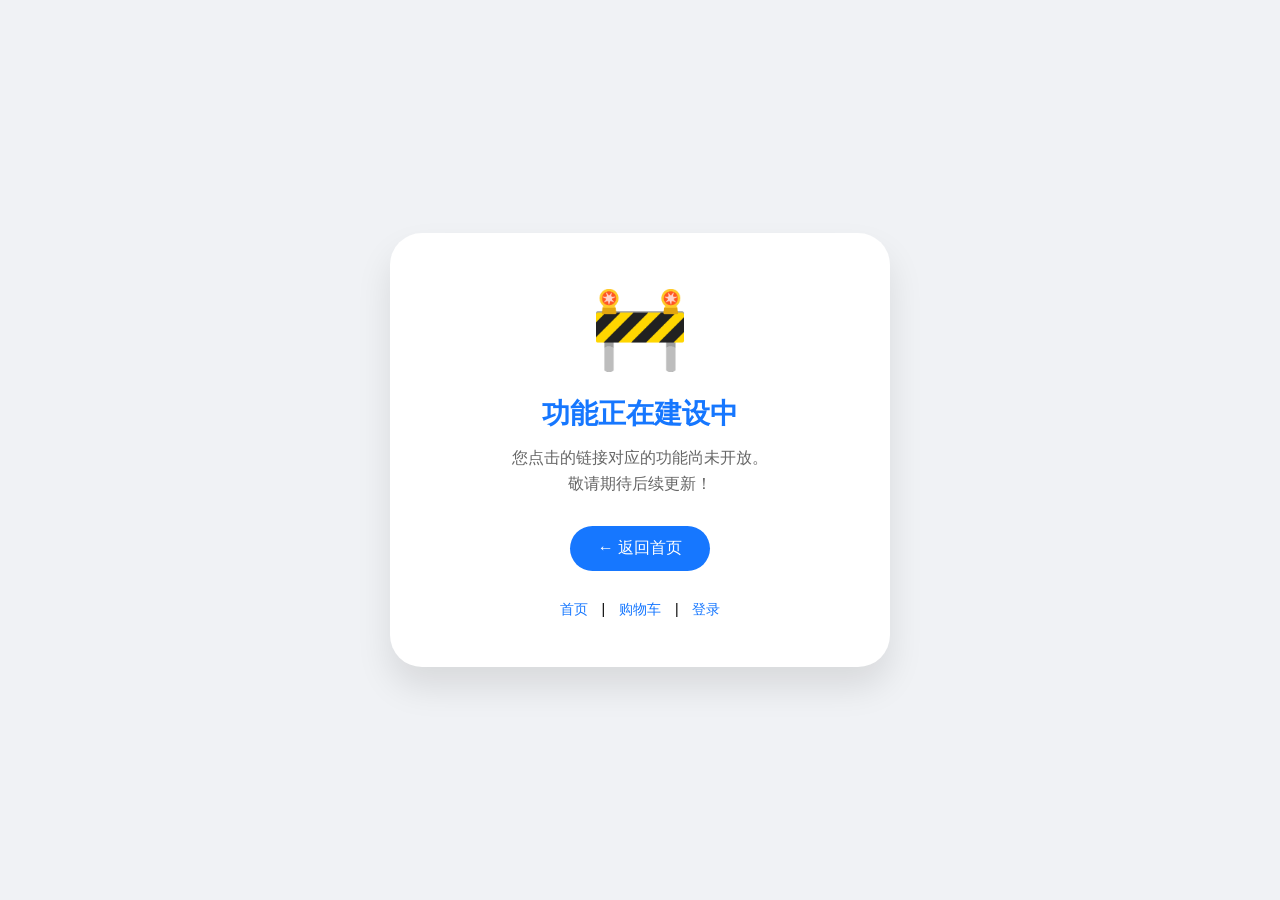
<file: xin.html>
<!DOCTYPE html>
<html lang="zh-CN">
<head>
    <!-- 字符编码：UTF-8 -->
    <meta charset="UTF-8">
    <!-- 视口设置：移动端适配 -->
    <meta name="viewport" content="width=device-width, initial-scale=1.0">
    <!-- 页面标题 -->
    <title>我尚在建设中</title>
    <!-- ===== 内联样式表 ===== -->
    <style>
        /* 通配符重置 */
        * {
            margin: 0;
            padding: 0;
            box-sizing: border-box;
        }
        /* 页面主体：居中显示，浅色背景 */
        body {
            background: #f0f2f5;
            font-family: 'Microsoft YaHei', Arial, sans-serif;
            display: flex;
            justify-content: center;
            align-items: center;
            min-height: 100vh;
        }
        /* 消息卡片容器：白色背景，大圆角，阴影 */
        .message-card {
            background: #fff;
            border-radius: 32px;
            padding: 48px 32px;
            text-align: center;
            box-shadow: 0 20px 35px rgba(0,0,0,0.1);
            max-width: 500px;
            width: 90%;
        }
        /* 图标：大号表情符号 */
        .icon {
            font-size: 80px;
            margin-bottom: 20px;
        }
        /* 主标题：蓝色 */
        h1 {
            font-size: 28px;
            color: #1677ff;
            margin-bottom: 12px;
        }
        /* 描述文字 */
        p {
            color: #666;
            font-size: 16px;
            margin-bottom: 30px;
            line-height: 1.6;
        }
        /* 返回首页按钮 */
        .back-btn {
            display: inline-block;
            background: #1677ff;
            color: white;
            text-decoration: none;
            padding: 12px 28px;
            border-radius: 40px;
            font-size: 16px;
            transition: 0.3s;
        }
        .back-btn:hover {
            background: #0c5fcc;
            transform: translateY(-2px);  /* 悬停上浮 */
        }
        /* 底部链接区域 */
        .links {
            margin-top: 30px;
            font-size: 14px;
        }
        .links a {
            color: #1677ff;
            text-decoration: none;
            margin: 0 10px;
        }
        .links a:hover {
            text-decoration: underline;
        }
    </style>
</head>
<body>
    <div class="message-card">
        <!-- 施工图标 -->
        <div class="icon">🚧</div>
        <!-- 标题 -->
        <h1>功能正在建设中</h1>
        <!-- 说明文字 -->
        <p>您点击的链接对应的功能尚未开放。<br>敬请期待后续更新！</p>
        <!-- 返回首页按钮 -->
        <a href="index.html" class="back-btn">← 返回首页</a>
        <!-- 底部导航链接 -->
        <div class="links">
            <a href="index.html">首页</a> |
            <a href="cart.html">购物车</a> |
            <a href="login.html">登录</a>
        </div>
    </div>
</body>
</html>
</file>
